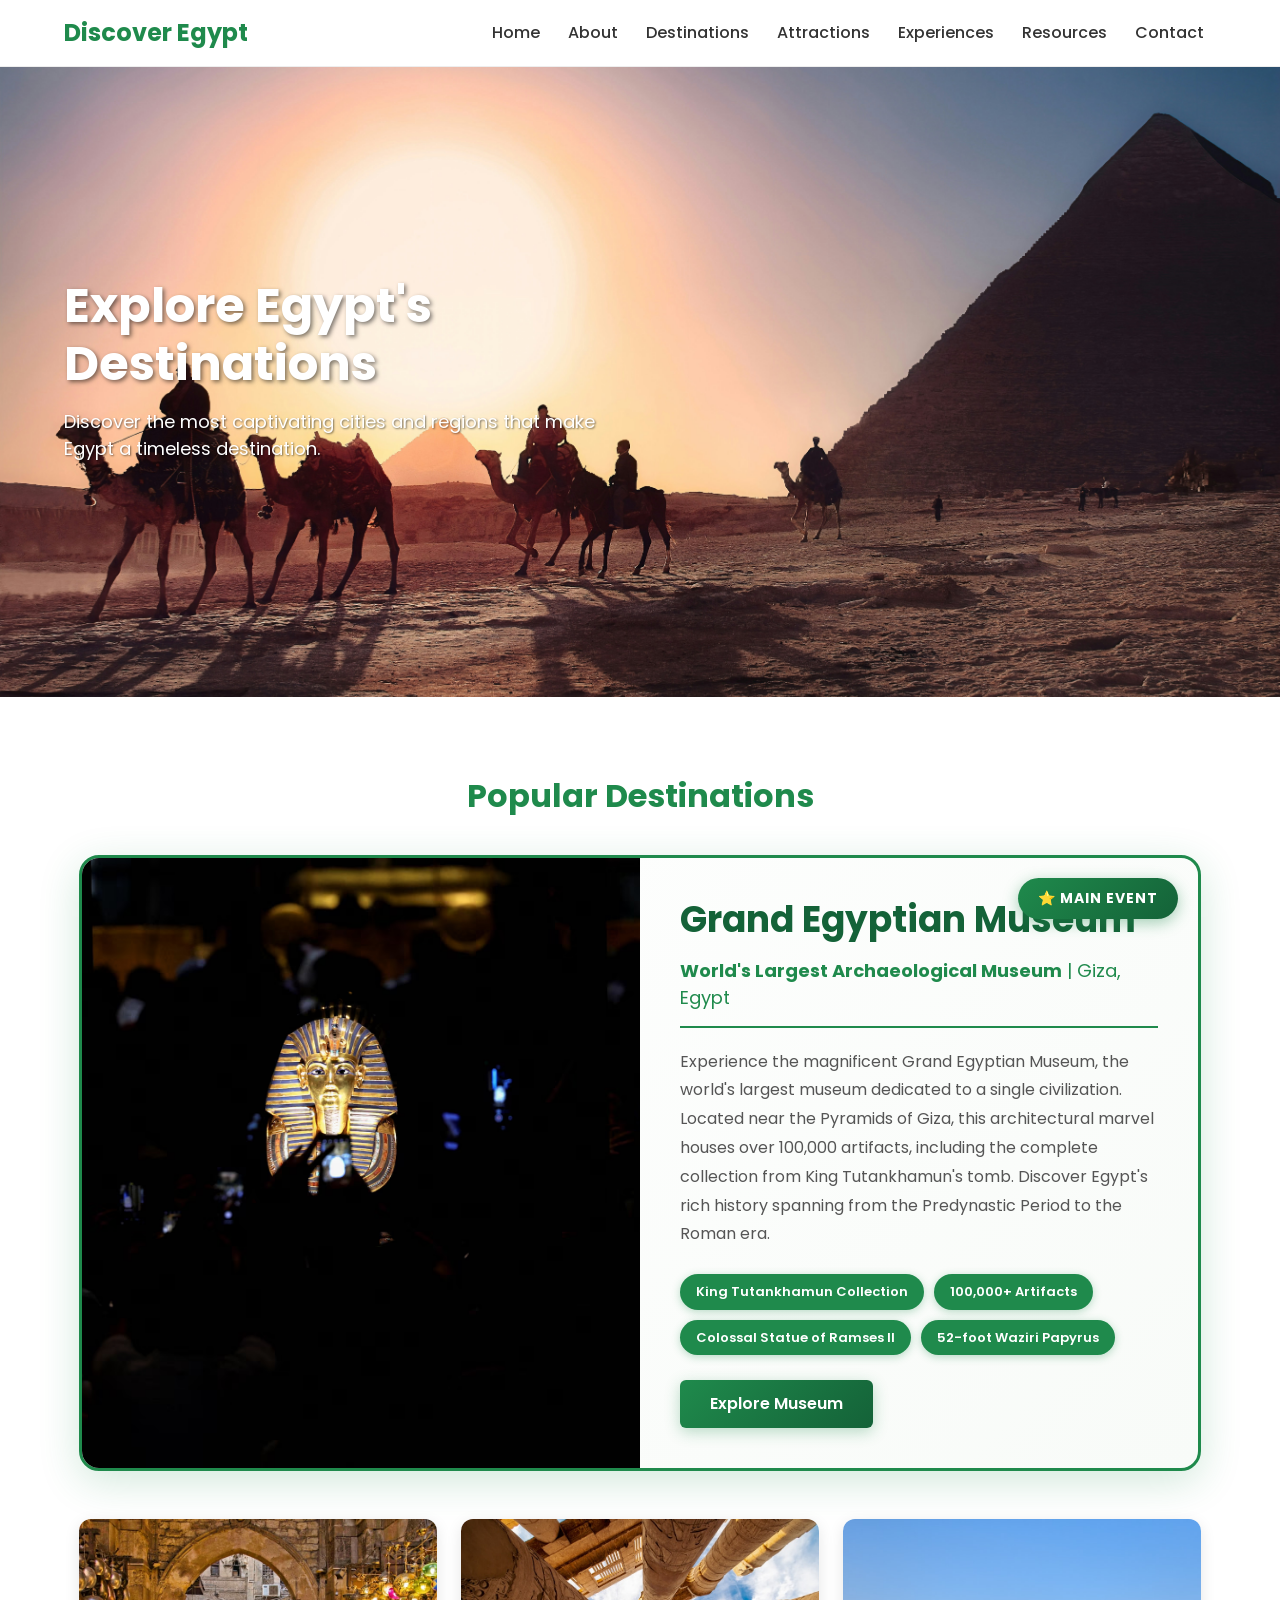
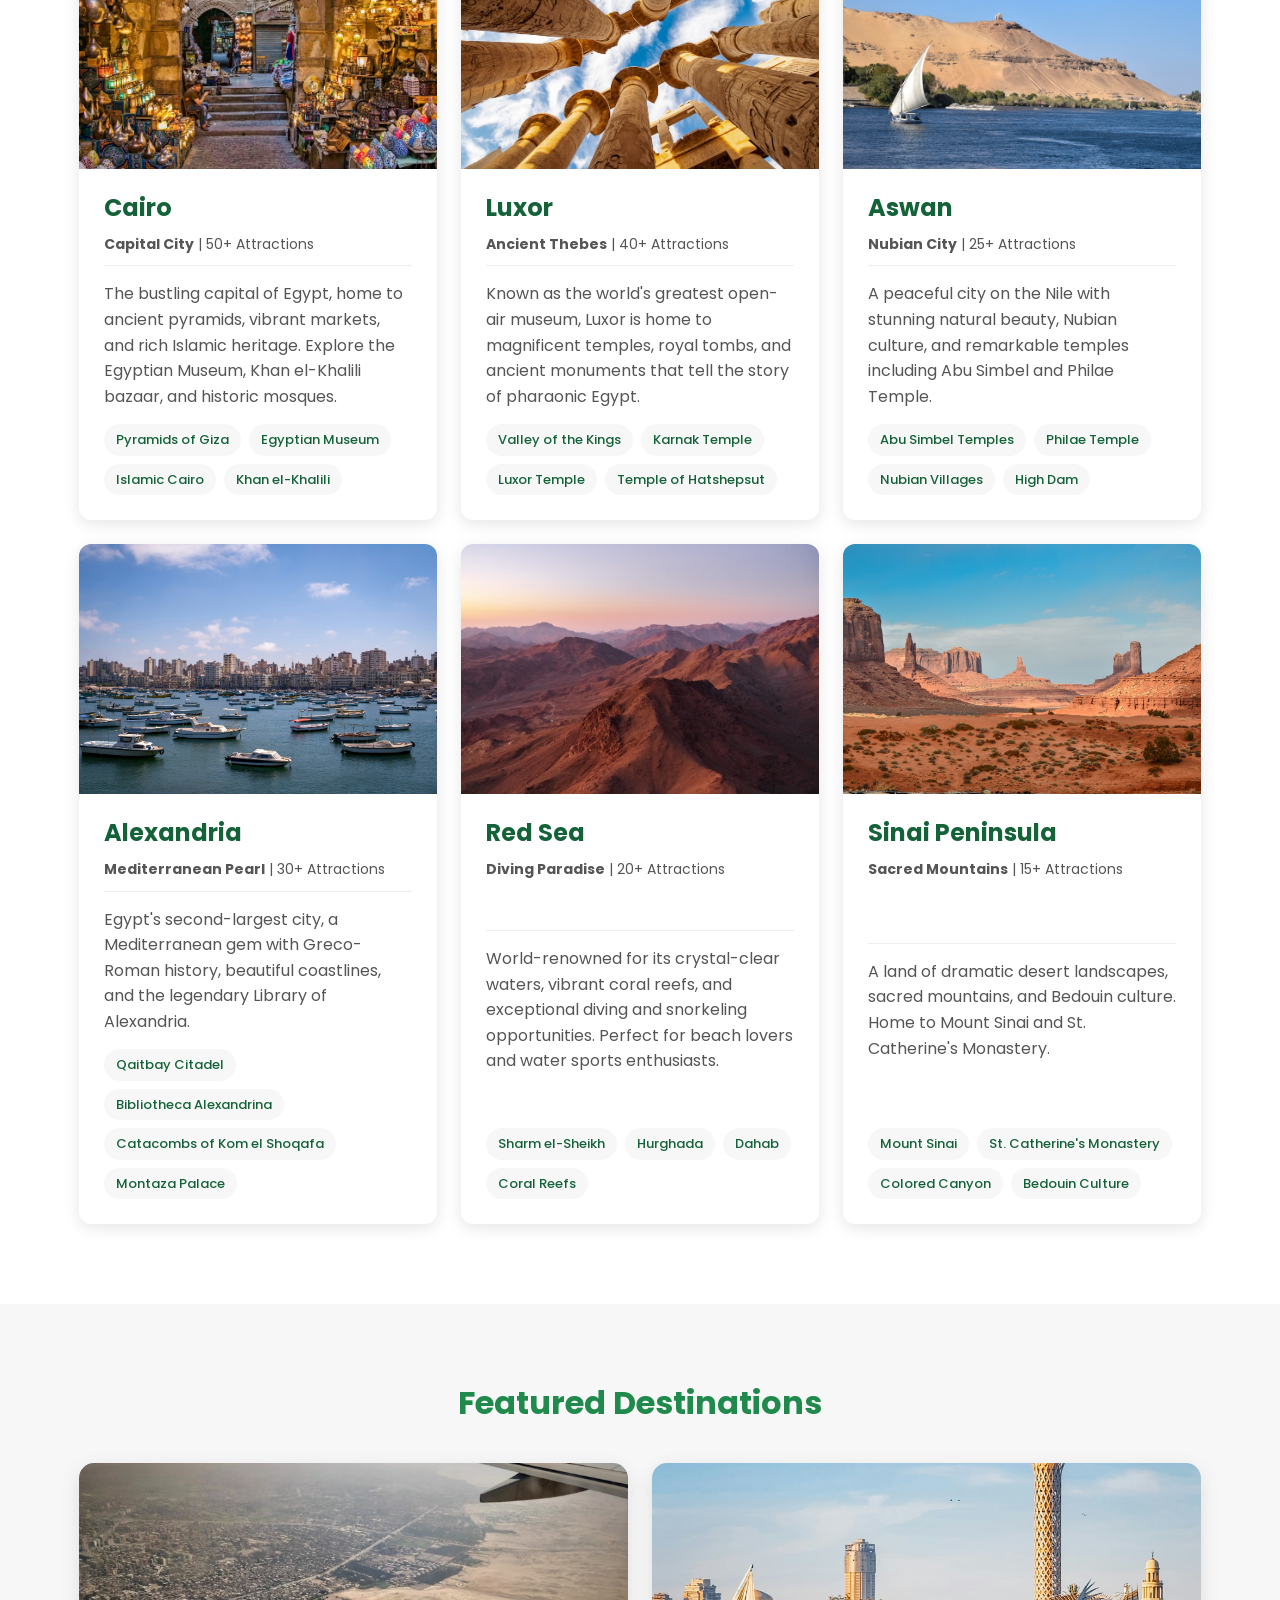
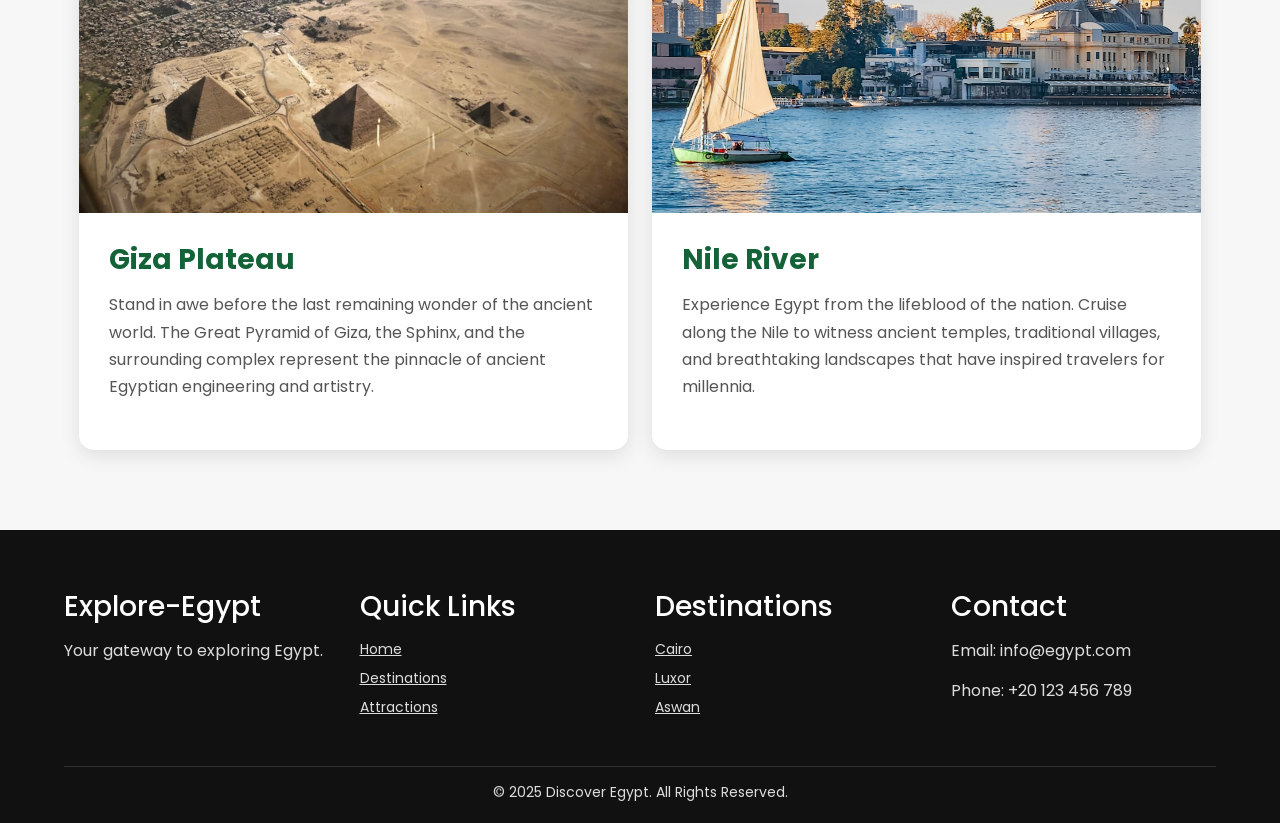
<file: pages/destinations/destinations.html>
<!DOCTYPE html>
<html lang="en">

<head>
    <meta charset="UTF-8">
    <meta name="viewport" content="width=device-width, initial-scale=1.0">
    <title>Destinations - Discover Egypt</title>
    <!-- Shared root stylesheet so header/footer match index.html -->
    <link rel="stylesheet" href="../../styles.css">
    <!-- Bootstrap CSS -->
    <link rel="stylesheet" href="styles/bootstrap.min.css">
    <!-- Page-specific styles -->
    <link rel="stylesheet" href="styles.css">
    <!-- Detail page styles -->
    <link rel="stylesheet" href="detail.css">
    <link rel="preconnect" href="https://fonts.googleapis.com">
    <link rel="preconnect" href="https://fonts.gstatic.com" crossorigin>
    <link href="https://fonts.googleapis.com/css2?family=Poppins:wght@300;400;600;700&display=swap" rel="stylesheet">
</head>

<body>
    <!-- Use the same header as index.html -->
    <header>
        <a href="../../index.html" class="logo">Discover Egypt</a>
        <nav>
            <a href="../../index.html">Home</a>
            <a href="../about-egypt/About.html">About</a>
            <a href="destinations.html">Destinations</a>
            <a href="../attractions/attractions.html">Attractions</a>
            <a href="../Experience/experience.html">Experiences</a>
            <a href="../resources/resources.html">Resources</a>
            <a href="../information/information.html">Contact</a>
        </nav>
    </header>

    <!-- Hero Section -->
    <div class="hero">
        <div class="hero-content">
            <h1>Explore Egypt's Destinations</h1>
            <p>Discover the most captivating cities and regions that make Egypt a timeless destination.</p>
        </div>
    </div>

    <!-- Destinations Section -->
    <section class="destinations-section">
        <div class="container">
            <h2 class="section-title">Popular Destinations</h2>

            <!-- Grand Egyptian Museum - Main Event -->
            <div class="row g-4 mb-5">
                <div class="col-12">
                    <a href="detail.html?destination=grand-egyptian-museum" class="main-destination-link">
                        <div class="main-destination-card" data-card-key="grand-egyptian-museum">
                            <div class="main-badge">⭐ MAIN EVENT</div>
                            <div class="row g-0">
                                <div class="col-lg-6">
                                    <img src="../../assets/destinations/grand-egyptian-museum.jpg"
                                        alt="Grand Egyptian Museum" class="main-card-img">
                                </div>
                                <div class="col-lg-6">
                                    <div class="main-card-body">
                                        <h3 class="main-title">Grand Egyptian Museum</h3>
                                        <p class="main-subtitle"><strong>World's Largest Archaeological Museum</strong> |
                                            Giza, Egypt</p>
                                        <p class="main-description">Experience the magnificent Grand Egyptian Museum, the
                                            world's largest museum dedicated to a single civilization. Located near the
                                            Pyramids of Giza, this architectural marvel houses over 100,000 artifacts,
                                            including the complete collection from King Tutankhamun's tomb. Discover Egypt's
                                            rich history spanning from the Predynastic Period to the Roman era.</p>
                                        <div class="main-highlights">
                                            <span class="highlight-badge">King Tutankhamun Collection</span>
                                            <span class="highlight-badge">100,000+ Artifacts</span>
                                            <span class="highlight-badge">Colossal Statue of Ramses II</span>
                                            <span class="highlight-badge">52-foot Waziri Papyrus</span>
                                        </div>
                                        <span class="btn btn-main">Explore Museum</span>
                                    </div>
                                </div>
                            </div>
                        </div>
                    </a>
                </div>
            </div>

            <div class="row g-4">
                <!-- Cairo -->
                <div class="col-lg-4 col-md-6">
                    <a href="detail.html?destination=cairo" class="destination-card-link">
                        <div class="destination-card" data-card-key="cairo">
                            <img src="../../assets/destinations/cairo-destination.jpg" alt="Cairo" class="card-img">
                            <div class="card-body">
                                <h3>Cairo</h3>
                                <p class="destination-info"><strong>Capital City</strong> | 50+ Attractions</p>
                                <p>The bustling capital of Egypt, home to ancient pyramids, vibrant markets, and rich
                                    Islamic heritage. Explore the Egyptian Museum, Khan el-Khalili bazaar, and historic
                                    mosques.</p>
                                <ul class="highlights">
                                    <li>Pyramids of Giza</li>
                                    <li>Egyptian Museum</li>
                                    <li>Islamic Cairo</li>
                                    <li>Khan el-Khalili</li>
                                </ul>
                            </div>
                        </div>
                    </a>
                </div>

                <!-- Luxor -->
                <div class="col-lg-4 col-md-6">
                    <a href="detail.html?destination=luxor" class="destination-card-link">
                        <div class="destination-card" data-card-key="luxor">
                            <img src="../../assets/destinations/luxor-destination.jpg" alt="Luxor" class="card-img">
                            <div class="card-body">
                                <h3>Luxor</h3>
                                <p class="destination-info"><strong>Ancient Thebes</strong> | 40+ Attractions</p>
                                <p>Known as the world's greatest open-air museum, Luxor is home to magnificent temples,
                                    royal tombs, and ancient monuments that tell the story of pharaonic Egypt.</p>
                                <ul class="highlights">
                                    <li>Valley of the Kings</li>
                                    <li>Karnak Temple</li>
                                    <li>Luxor Temple</li>
                                    <li>Temple of Hatshepsut</li>
                                </ul>
                            </div>
                        </div>
                    </a>
                </div>

                <!-- Aswan -->
                <div class="col-lg-4 col-md-6">
                    <a href="detail.html?destination=aswan" class="destination-card-link">
                        <div class="destination-card" data-card-key="aswan">
                            <img src="../../assets/destinations/aswan-destination.jpg" alt="Aswan" class="card-img">
                            <div class="card-body">
                                <h3>Aswan</h3>
                                <p class="destination-info"><strong>Nubian City</strong> | 25+ Attractions</p>
                                <p>A peaceful city on the Nile with stunning natural beauty, Nubian culture, and remarkable
                                    temples including Abu Simbel and Philae Temple.</p>
                                <ul class="highlights">
                                    <li>Abu Simbel Temples</li>
                                    <li>Philae Temple</li>
                                    <li>Nubian Villages</li>
                                    <li>High Dam</li>
                                </ul>
                            </div>
                        </div>
                    </a>
                </div>

                <!-- Alexandria -->
                <div class="col-lg-4 col-md-6">
                    <a href="detail.html?destination=alexandria" class="destination-card-link">
                        <div class="destination-card" data-card-key="alexandria">
                            <img src="../../assets/destinations/alexandria-destination.jpg" alt="Alexandria"
                                class="card-img">
                            <div class="card-body">
                                <h3>Alexandria</h3>
                                <p class="destination-info"><strong>Mediterranean Pearl</strong> | 30+ Attractions</p>
                                <p>Egypt's second-largest city, a Mediterranean gem with Greco-Roman history, beautiful
                                    coastlines, and the legendary Library of Alexandria.</p>
                                <ul class="highlights">
                                    <li>Qaitbay Citadel</li>
                                    <li>Bibliotheca Alexandrina</li>
                                    <li>Catacombs of Kom el Shoqafa</li>
                                    <li>Montaza Palace</li>
                                </ul>
                            </div>
                        </div>
                    </a>
                </div>

                <!-- Red Sea -->
                <div class="col-lg-4 col-md-6">
                    <a href="detail.html?destination=redsea" class="destination-card-link">
                        <div class="destination-card" data-card-key="redsea">
                            <img src="../../assets/destinations/redsea-destination.jpg" alt="Red Sea" class="card-img">
                            <div class="card-body">
                                <h3>Red Sea</h3>
                                <p class="destination-info"><strong>Diving Paradise</strong> | 20+ Attractions</p>
                                <p>World-renowned for its crystal-clear waters, vibrant coral reefs, and exceptional diving
                                    and snorkeling opportunities. Perfect for beach lovers and water sports enthusiasts.</p>
                                <ul class="highlights">
                                    <li>Sharm el-Sheikh</li>
                                    <li>Hurghada</li>
                                    <li>Dahab</li>
                                    <li>Coral Reefs</li>
                                </ul>
                            </div>
                        </div>
                    </a>
                </div>

                <!-- Sinai -->
                <div class="col-lg-4 col-md-6">
                    <a href="detail.html?destination=sinai" class="destination-card-link">
                        <div class="destination-card" data-card-key="sinai">
                            <img src="../../assets/destinations/sinai-destination.jpg" alt="Sinai Peninsula"
                                class="card-img">
                            <div class="card-body">
                                <h3>Sinai Peninsula</h3>
                                <p class="destination-info"><strong>Sacred Mountains</strong> | 15+ Attractions</p>
                                <p>A land of dramatic desert landscapes, sacred mountains, and Bedouin culture. Home to
                                    Mount Sinai and St. Catherine's Monastery.</p>
                                <ul class="highlights">
                                    <li>Mount Sinai</li>
                                    <li>St. Catherine's Monastery</li>
                                    <li>Colored Canyon</li>
                                    <li>Bedouin Culture</li>
                                </ul>
                            </div>
                        </div>
                    </a>
                </div>
            </div>
        </div>
    </section>

    <!-- Featured Destinations Section -->
    <section class="featured-section">
        <div class="container">
            <h2 class="section-title">Featured Destinations</h2>
            <div class="row g-4">
                <div class="col-lg-6">
                    <a href="detail.html?destination=giza-plateau" class="featured-card-link">
                        <div class="featured-card" data-card-key="giza-plateau">
                            <img src="../../assets/destinations/giza-destination.jpg" alt="Giza Plateau"
                                class="featured-img">
                            <div class="featured-content">
                                <h3>Giza Plateau</h3>
                                <p>Stand in awe before the last remaining wonder of the ancient world. The Great Pyramid of
                                    Giza, the Sphinx, and the surrounding complex represent the pinnacle of ancient Egyptian
                                    engineering and artistry.</p>
                            </div>
                        </div>
                    </a>
                </div>
                <div class="col-lg-6">
                    <a href="detail.html?destination=nile-river" class="featured-card-link">
                        <div class="featured-card" data-card-key="nile-river">
                            <img src="../../assets/destinations/nile-destination.jpg" alt="Nile River" class="featured-img">
                            <div class="featured-content">
                                <h3>Nile River</h3>
                                <p>Experience Egypt from the lifeblood of the nation. Cruise along the Nile to witness
                                    ancient temples, traditional villages, and breathtaking landscapes that have inspired
                                    travelers for millennia.</p>
                            </div>
                        </div>
                    </a>
                </div>
            </div>
        </div>
    </section>

    <!-- Use the same footer as index.html -->
    <footer>
        <div class="footer-grid">
            <div>
                <h3>Explore-Egypt</h3>
                <p>Your gateway to exploring Egypt.</p>
            </div>
            <div>
                <h3>Quick Links</h3><a href="../../index.html">Home</a><a href="destinations.html">Destinations</a><a
                    href="../attractions/attractions.html">Attractions</a>
            </div>
            <div>
                <h3>Destinations</h3><a href="#cairo">Cairo</a><a href="#luxor">Luxor</a><a href="#aswan">Aswan</a>
            </div>
            <div>
                <h3>Contact</h3>
                <p>Email: info@egypt.com</p>
                <p>Phone: +20 123 456 789</p>
            </div>
        </div>
        <div class="copyright">© 2025 Discover Egypt. All Rights Reserved.</div>
    </footer>

</body>

</html>
</file>
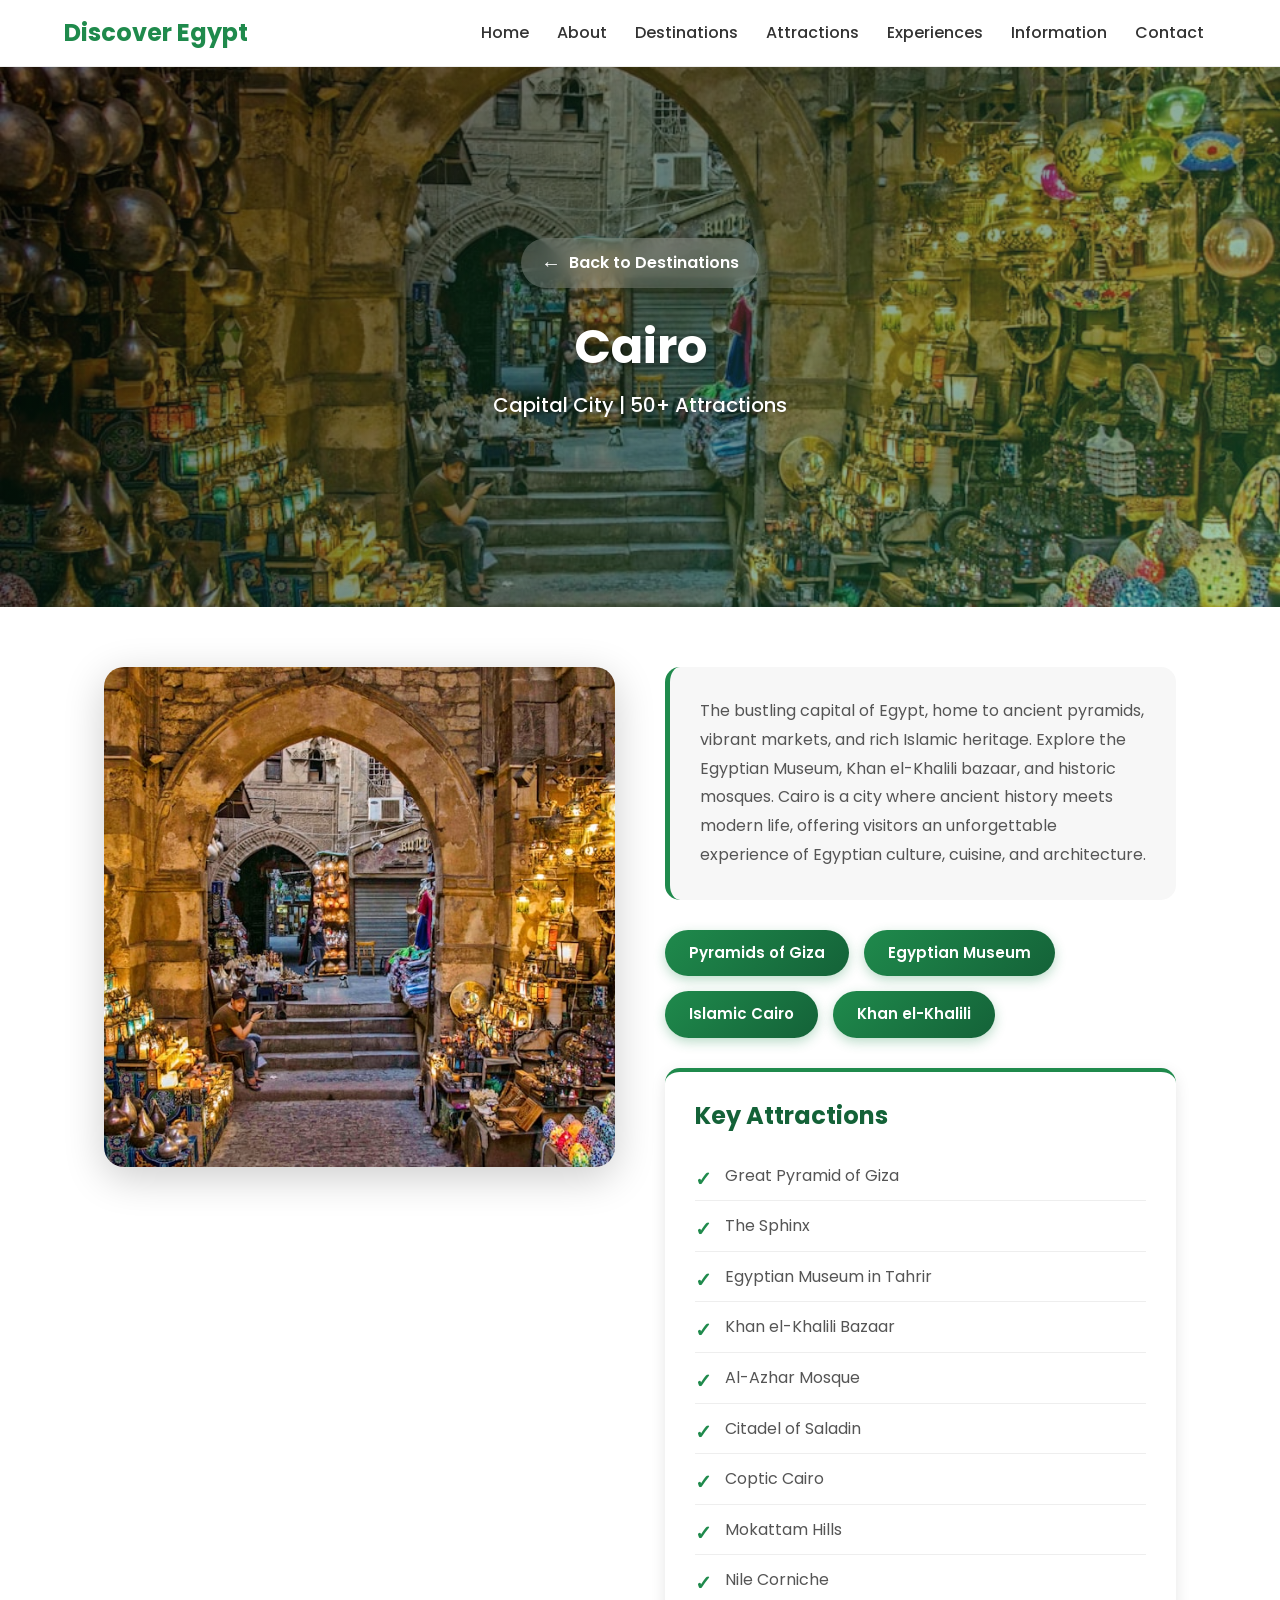
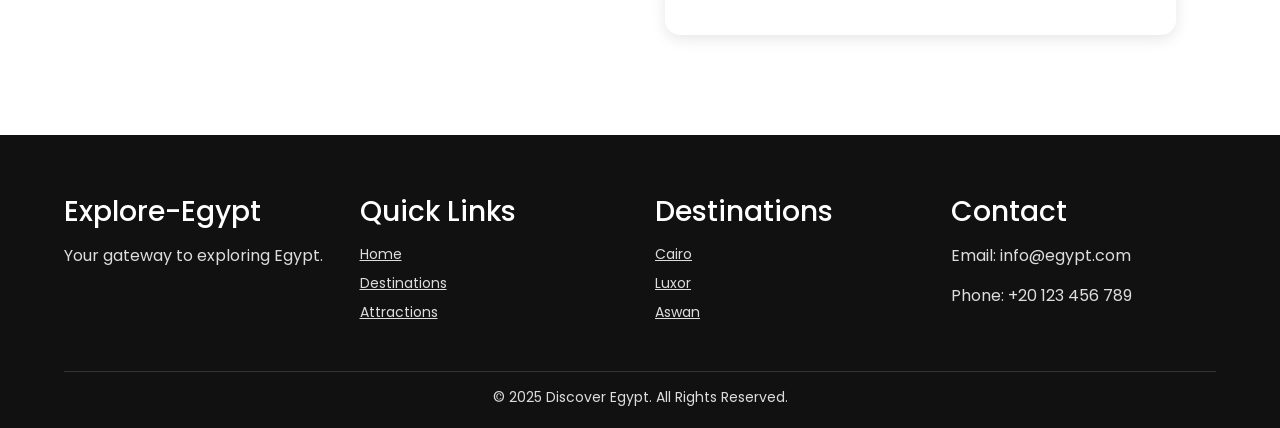
<file: pages/destinations/detail.html>
<!DOCTYPE html>
<html lang="en">

<head>
    <meta charset="UTF-8">
    <meta name="viewport" content="width=device-width, initial-scale=1.0">
    <title>Destination Details - Discover Egypt</title>
    <!-- Shared root stylesheet so header/footer match index.html -->
    <link rel="stylesheet" href="../../styles.css">
    <!-- Bootstrap CSS -->
    <link rel="stylesheet" href="styles/bootstrap.min.css">
    <!-- Page-specific styles -->
    <link rel="stylesheet" href="styles.css">
    <!-- Detail page styles -->
    <link rel="stylesheet" href="detail.css">
    <link rel="preconnect" href="https://fonts.googleapis.com">
    <link rel="preconnect" href="https://fonts.gstatic.com" crossorigin>
    <link href="https://fonts.googleapis.com/css2?family=Poppins:wght@300;400;600;700&display=swap" rel="stylesheet">
</head>

<body>
    <!-- Use the same header as index.html -->
    <header>
        <a href="../../index.html" class="logo">Discover Egypt</a>
        <nav>
            <a href="../../index.html">Home</a>
            <a href="../about-egypt/About.html">About</a>
            <a href="destinations.html">Destinations</a>
            <a href="../attractions/attractions.html">Attractions</a>
            <a href="#">Experiences</a>
            <a href="../information/information.html">Information</a>
            <a href="../information/information.html#contact">Contact</a>
        </nav>
    </header>

    <!-- Detail Page Content -->
    <div class="detail-hero" id="detailHero">
        <div class="detail-hero-overlay"></div>
        <div class="detail-hero-content">
            <a href="destinations.html" class="back-button">
                <span>←</span> Back to Destinations
            </a>
            <h1 id="detailTitle">Loading...</h1>
            <p id="detailSubtitle"></p>
        </div>
    </div>

    <div class="detail-container">
        <div class="detail-content">
            <div class="detail-image-section">
                <img id="detailImage" src="" alt="" class="detail-main-image">
            </div>

            <div class="detail-text-section">
                <div class="detail-description">
                    <p id="detailDescription"></p>
                </div>

                <div class="detail-highlights" id="detailHighlights">
                    <!-- Highlights will be populated by JavaScript -->
                </div>

                <div class="detail-info-box">
                    <h3 id="detailInfoTitle">Key Attractions</h3>
                    <ul id="detailInfoList">
                        <!-- List items will be populated by JavaScript -->
                    </ul>
                </div>
            </div>
        </div>
    </div>

    <!-- Use the same footer as index.html -->
    <footer>
        <div class="footer-grid">
            <div>
                <h3>Explore-Egypt</h3>
                <p>Your gateway to exploring Egypt.</p>
            </div>
            <div>
                <h3>Quick Links</h3><a href="../../index.html">Home</a><a href="destinations.html">Destinations</a><a
                    href="../attractions/attractions.html">Attractions</a>
            </div>
            <div>
                <h3>Destinations</h3><a href="#cairo">Cairo</a><a href="#luxor">Luxor</a><a href="#aswan">Aswan</a>
            </div>
            <div>
                <h3>Contact</h3>
                <p>Email: info@egypt.com</p>
                <p>Phone: +20 123 456 789</p>
            </div>
        </div>
        <div class="copyright">© 2025 Discover Egypt. All Rights Reserved.</div>
    </footer>

    <script src="detail.js"></script>
</body>

</html>
</file>
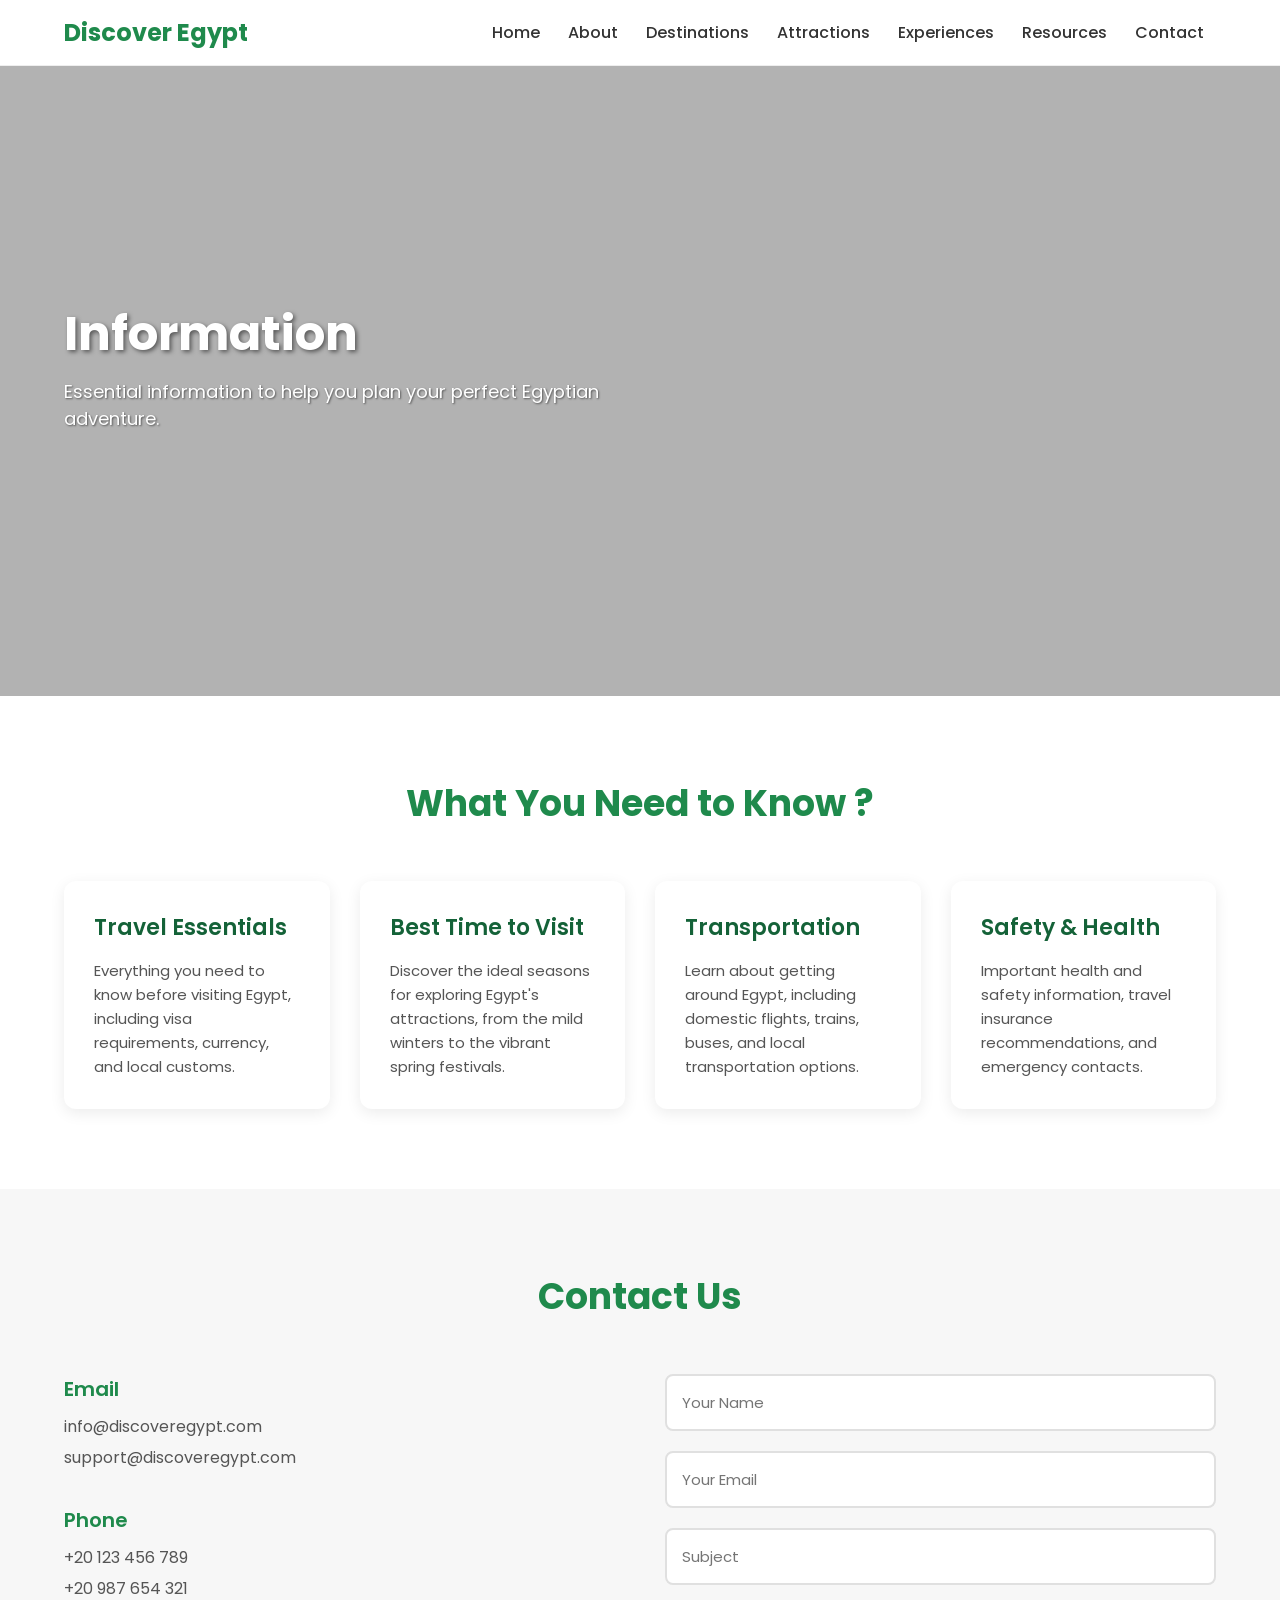
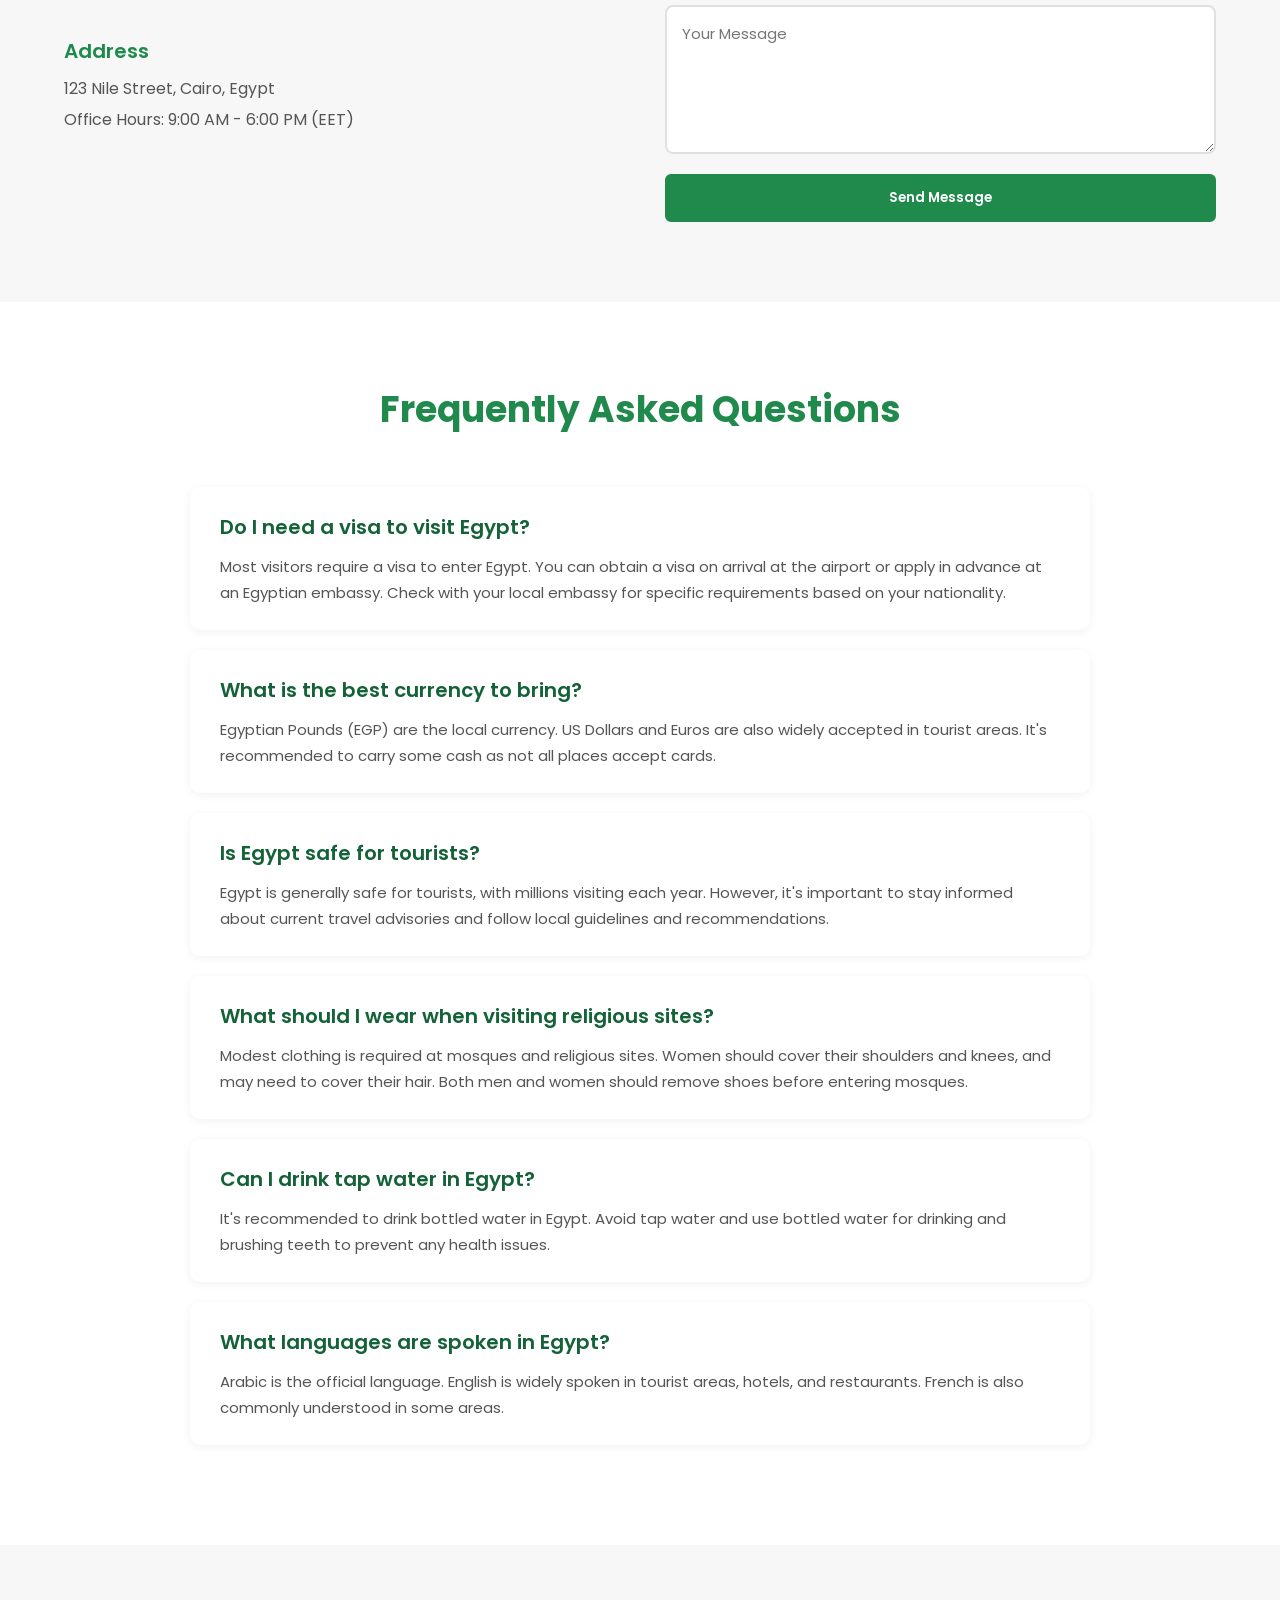
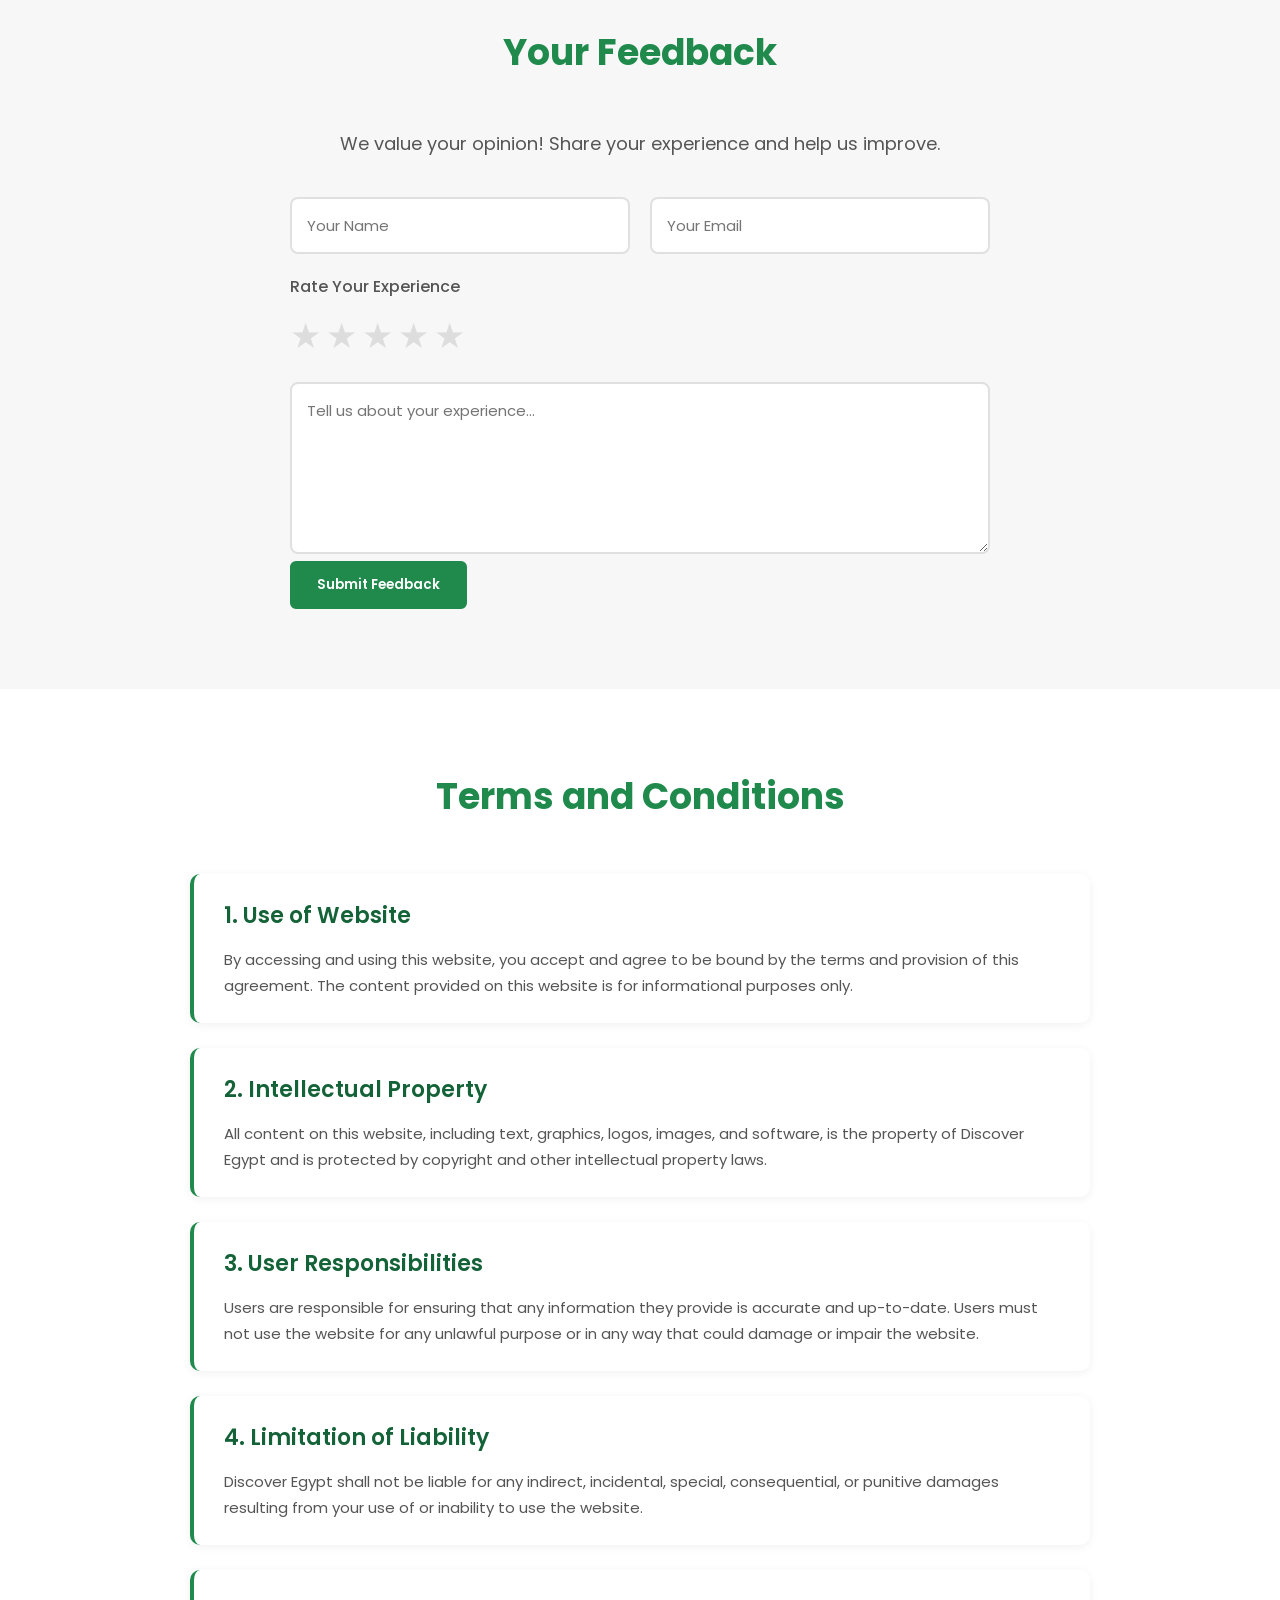
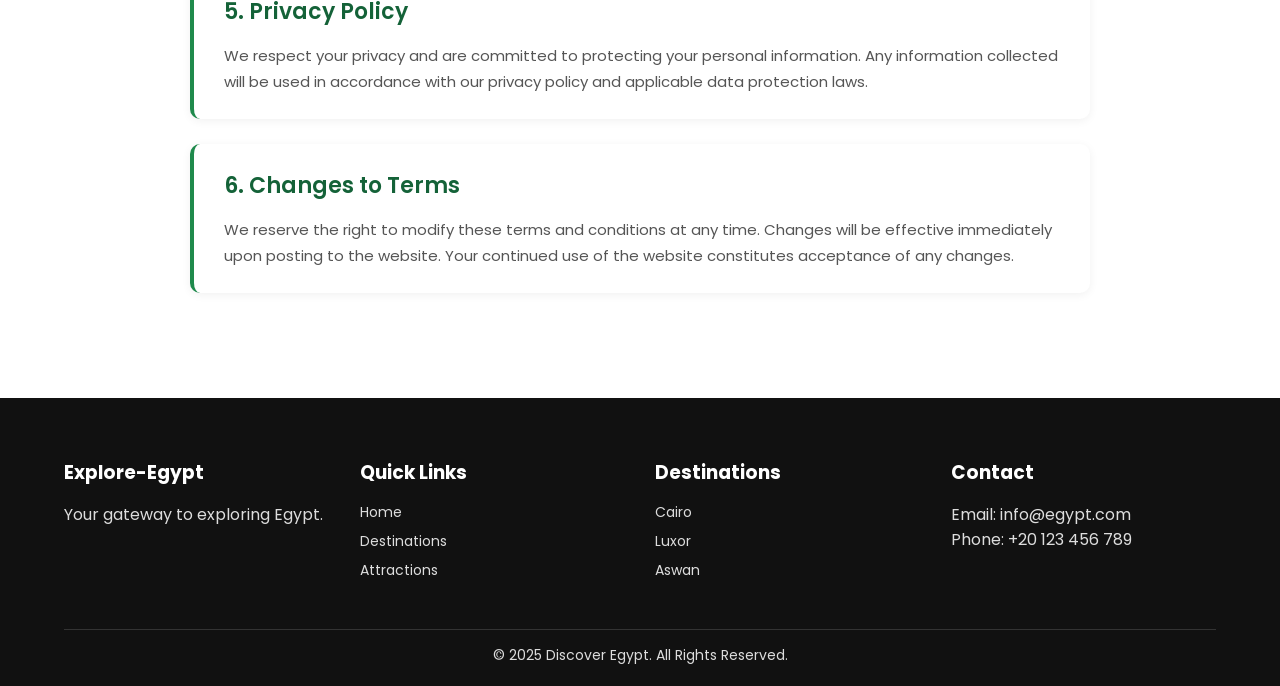
<file: pages/information/information.html>
<!DOCTYPE html>
<html lang="en">
<head>
  <meta charset="UTF-8" />
  <meta name="viewport" content="width=device-width, initial-scale=1.0" />
  <title>Information - Discover Egypt</title>
  <link rel="stylesheet" href="../../styles.css" />
  <link rel="stylesheet" href="styles.css" />
  <link rel="preconnect" href="https://fonts.googleapis.com">
  <link rel="preconnect" href="https://fonts.gstatic.com" crossorigin>
  <link href="https://fonts.googleapis.com/css2?family=Poppins:wght@300;400;600;700&display=swap" rel="stylesheet">
</head>
<body>

  <!-- Header -->
  <header>
    <a href="../../index.html" class="logo">Discover Egypt</a>
    <nav>
      <a href="../../index.html">Home</a>
      <a href="../about-egypt/About.html">About</a>
      <a href="../destinations/destinations.html">Destinations</a>
      <a href="../attractions/attractions.html">Attractions</a>
      <a href="../Experience/experience.html">Experiences</a>
      <a href="../resources/resources.html">Resources</a>
      <a href="information.html">Contact</a>
    </nav>
  </header>

  <!-- Hero Section -->
  <div class="hero">
    <div class="hero-content">
      <h1>Information</h1>
      <p>Essential information to help you plan your perfect Egyptian adventure.</p>
    </div>
  </div>



  <!-- Information Section -->
  <section id="information" class="content-section">
    <div class="section-container">
      <h2>What You Need to Know ?</h2>
      <div class="info-grid">
        <div class="info-card">
          <h3>Travel Essentials</h3>
          <p>Everything you need to know before visiting Egypt, including visa requirements, currency, and local customs.</p>
        </div>
        <div class="info-card">
          <h3>Best Time to Visit</h3>
          <p>Discover the ideal seasons for exploring Egypt's attractions, from the mild winters to the vibrant spring festivals.</p>
        </div>
        <div class="info-card">
          <h3>Transportation</h3>
          <p>Learn about getting around Egypt, including domestic flights, trains, buses, and local transportation options.</p>
        </div>
        <div class="info-card">
          <h3>Safety & Health</h3>
          <p>Important health and safety information, travel insurance recommendations, and emergency contacts.</p>
        </div>
      </div>
    </div>
  </section>

  <!-- Contact Us Section -->
  <section id="contact" class="content-section alt-bg">
    <div class="section-container">
      <h2>Contact Us</h2>
      <div class="contact-wrapper">
        <div class="contact-info">
          <div class="contact-item">
            <h3>Email</h3>
            <p>info@discoveregypt.com</p>
            <p>support@discoveregypt.com</p>
          </div>
          <div class="contact-item">
            <h3>Phone</h3>
            <p>+20 123 456 789</p>
            <p>+20 987 654 321</p>
          </div>
          <div class="contact-item">
            <h3>Address</h3>
            <p>123 Nile Street, Cairo, Egypt</p>
            <p>Office Hours: 9:00 AM - 6:00 PM (EET)</p>
          </div>
        </div>
        <form class="contact-form">
          <input type="text" placeholder="Your Name" required>
          <input type="email" placeholder="Your Email" required>
          <input type="text" placeholder="Subject" required>
          <textarea placeholder="Your Message" rows="5" required></textarea>
          <button type="submit" class="btn btn-primary">Send Message</button>
        </form>
      </div>
    </div>
  </section>

  <!-- FAQs Section -->
  <section id="faqs" class="content-section">
    <div class="section-container">
      <h2>Frequently Asked Questions</h2>
      <div class="faq-container">
        <div class="faq-item">
          <h3>Do I need a visa to visit Egypt?</h3>
          <p>Most visitors require a visa to enter Egypt. You can obtain a visa on arrival at the airport or apply in advance at an Egyptian embassy. Check with your local embassy for specific requirements based on your nationality.</p>
        </div>
        <div class="faq-item">
          <h3>What is the best currency to bring?</h3>
          <p>Egyptian Pounds (EGP) are the local currency. US Dollars and Euros are also widely accepted in tourist areas. It's recommended to carry some cash as not all places accept cards.</p>
        </div>
        <div class="faq-item">
          <h3>Is Egypt safe for tourists?</h3>
          <p>Egypt is generally safe for tourists, with millions visiting each year. However, it's important to stay informed about current travel advisories and follow local guidelines and recommendations.</p>
        </div>
        <div class="faq-item">
          <h3>What should I wear when visiting religious sites?</h3>
          <p>Modest clothing is required at mosques and religious sites. Women should cover their shoulders and knees, and may need to cover their hair. Both men and women should remove shoes before entering mosques.</p>
        </div>
        <div class="faq-item">
          <h3>Can I drink tap water in Egypt?</h3>
          <p>It's recommended to drink bottled water in Egypt. Avoid tap water and use bottled water for drinking and brushing teeth to prevent any health issues.</p>
        </div>
        <div class="faq-item">
          <h3>What languages are spoken in Egypt?</h3>
          <p>Arabic is the official language. English is widely spoken in tourist areas, hotels, and restaurants. French is also commonly understood in some areas.</p>
        </div>
      </div>
    </div>
  </section>

  <!-- Feedback Section -->
  <section id="feedback" class="content-section alt-bg">
    <div class="section-container">
      <h2>Your Feedback</h2>
      <p class="section-intro">We value your opinion! Share your experience and help us improve.</p>
      <form class="feedback-form">
        <div class="form-row">
          <input type="text" placeholder="Your Name" required>
          <input type="email" placeholder="Your Email" required>
        </div>
        <div class="rating-section">
          <label>Rate Your Experience</label>
          <div class="rating">
            <input type="radio" name="rating" value="5" id="star5"><label for="star5">★</label>
            <input type="radio" name="rating" value="4" id="star4"><label for="star4">★</label>
            <input type="radio" name="rating" value="3" id="star3"><label for="star3">★</label>
            <input type="radio" name="rating" value="2" id="star2"><label for="star2">★</label>
            <input type="radio" name="rating" value="1" id="star1"><label for="star1">★</label>
          </div>
        </div>
        <textarea placeholder="Tell us about your experience..." rows="6" required></textarea>
        <button type="submit" class="btn btn-primary">Submit Feedback</button>
      </form>
    </div>
  </section>

  <!-- Terms and Conditions Section -->
  <section id="terms" class="content-section">
    <div class="section-container">
      <h2>Terms and Conditions</h2>
      <div class="terms-content">
        <div class="terms-section">
          <h3>1. Use of Website</h3>
          <p>By accessing and using this website, you accept and agree to be bound by the terms and provision of this agreement. The content provided on this website is for informational purposes only.</p>
        </div>
        <div class="terms-section">
          <h3>2. Intellectual Property</h3>
          <p>All content on this website, including text, graphics, logos, images, and software, is the property of Discover Egypt and is protected by copyright and other intellectual property laws.</p>
        </div>
        <div class="terms-section">
          <h3>3. User Responsibilities</h3>
          <p>Users are responsible for ensuring that any information they provide is accurate and up-to-date. Users must not use the website for any unlawful purpose or in any way that could damage or impair the website.</p>
        </div>
        <div class="terms-section">
          <h3>4. Limitation of Liability</h3>
          <p>Discover Egypt shall not be liable for any indirect, incidental, special, consequential, or punitive damages resulting from your use of or inability to use the website.</p>
        </div>
        <div class="terms-section">
          <h3>5. Privacy Policy</h3>
          <p>We respect your privacy and are committed to protecting your personal information. Any information collected will be used in accordance with our privacy policy and applicable data protection laws.</p>
        </div>
        <div class="terms-section">
          <h3>6. Changes to Terms</h3>
          <p>We reserve the right to modify these terms and conditions at any time. Changes will be effective immediately upon posting to the website. Your continued use of the website constitutes acceptance of any changes.</p>
        </div>
      </div>
    </div>
  </section>

  <!-- Footer -->
  <footer>
    <div class="footer-grid">
      <div><h3>Explore-Egypt</h3><p>Your gateway to exploring Egypt.</p></div>
      <div><h3>Quick Links</h3><a href="../../index.html">Home</a><a href="../destinations/destinations.html">Destinations</a><a href="../attractions/attractions.html">Attractions</a></div>
      <div><h3>Destinations</h3><a href="#">Cairo</a><a href="#">Luxor</a><a href="#">Aswan</a></div>
      <div><h3>Contact</h3><p>Email: info@egypt.com</p><p>Phone: +20 123 456 789</p></div>
    </div>
    <div class="copyright">© 2025 Discover Egypt. All Rights Reserved.</div>
  </footer>

</body>
</html>
</file>
<file: styles.css>
* {
      margin: 0;
      padding: 0;
      box-sizing: border-box;
      font-family: 'Poppins', sans-serif;
    }

    body {
      background: #fff;
      color: #222;
    }

    a {
      text-decoration: none;
    }

    /* Colors */
    :root {
      --green: #1f8a4c;
      --dark-green: #146238;
      --light: #f7f7f7;
      --gray: #555;
    }

    /* Header */
    header {
      padding: 15px 5%;
      display: flex;
      justify-content: space-between;
      align-items: center;
      border-bottom: 1px solid #eee;
      background: #fff;
      position: sticky;
      top: 0;
      z-index: 1000;
    }

    header .logo {
      font-size: 24px;
      font-weight: 700;
      color: var(--green);
      text-decoration: none;
    }

    header nav a {
      margin: 0 12px;
      color: #333;
      font-weight: 500;
      text-decoration: none;
      transition: color 0.3s;
    }

    header nav a:hover {
      color: var(--green);
      text-decoration: none;
    }


    /* marquee */
    .marquee-container {
      width: 100%;
      overflow: hidden;
      padding: 12px 0;
      position: relative;
    }

    .marquee-text {
      display: inline-block;
      color: var(--dark-green);
      font-size: 20px;
      font-weight: 600;
      white-space: nowrap;
      animation: marquee 15s linear infinite;
      cursor: pointer;
    }


    .marquee-text:hover {
      animation-play-state: paused;
    }


    @keyframes marquee {
      from {
        transform: translateX(100%);
      }

      to {
        transform: translateX(-100%);
      }
    }


    /* Hero */
    .hero {
      background: linear-gradient(rgba(0, 0, 0, 0.3), rgba(0, 0, 0, 0.3)), url('https://images.unsplash.com/photo-1609101111377-715d8006a8f4?q=80&w=1328&auto=format&fit=crop&ixlib=rb-4.1.0&ixid=M3wxMjA3fDB8MHxwaG90by1wYWdlfHx8fGVufDB8fHx8fA%3D%3D') center/cover no-repeat;
      height: 70vh;
      display: flex;
      align-items: center;
      padding: 0 5%;
      color: #fff;
      position: relative;
    }

    .hero-content {
      max-width: 550px;
    }

    .hero h1 {
      font-size: 48px;
      font-weight: 700;
      line-height: 1.2;
      text-shadow: 2px 2px 4px rgba(0, 0, 0, 0.5);
    }

    .hero p {
      margin: 15px 0 25px;
      font-size: 18px;
      text-shadow: 1px 1px 2px rgba(0, 0, 0, 0.5);
    }

    .btn {
      display: inline-block;
      padding: 12px 25px;
      border-radius: 6px;
      font-weight: 600;
      transition: all 0.3s ease;
    }

    .btn-primary {
      background: var(--green);
      color: #fff;
      border: 2px solid var(--green);
    }

    .btn-primary:hover {
      background: var(--dark-green);
      border-color: var(--dark-green);
      transform: translateY(-2px);
      box-shadow: 0 4px 12px rgba(31, 138, 76, 0.3);
    }

    .btn-outline {
      border: 2px solid #fff;
      color: #fff;
      margin-left: 10px;
      background: transparent;
    }

    .btn-outline:hover {
      background: rgba(255, 255, 255, 0.1);
    }

    /* Stats Bar */
    .stats {
      background: var(--light);
      display: grid;
      grid-template-columns: repeat(4, 1fr);
      text-align: center;
      padding: 30px 5%;
      gap: 20px;
    }

    .stats div {
      font-size: 20px;
      font-weight: 600;
      color: var(--green);
    }

    /* Sections */
    section {
      padding: 80px 5% 40px;
    }

    h2 {
      font-size: 32px;
      margin-bottom: 20px;
      color: var(--green);
    }

    h4 {
      color: var(--dark-green);
    }

    /* Section Header with CTA */
    .section-header {
      display: flex;
      justify-content: space-between;
      align-items: center;
      margin-bottom: 30px;
      flex-wrap: wrap;
      gap: 15px;
    }

    .section-header h2 {
      margin-bottom: 0;
    }

    .section-header .btn {
      white-space: nowrap;
    }

    /* Cards Grid */
    .grid {
      display: grid;
      gap: 25px;
    }

    .grid-3 {
      grid-template-columns: repeat(auto-fit, minmax(260px, 1fr));
    }

    .grid-4 {
      grid-template-columns: repeat(auto-fit, minmax(230px, 1fr));
    }

    .grid-6 {
      grid-template-columns: repeat(auto-fit, minmax(200px, 1fr));
    }

    .card {
      border-radius: 10px;
      overflow: hidden;
      background: #fff;
      box-shadow: 0 4px 10px rgba(0, 0, 0, 0.08);
      transition: transform 0.3s ease, box-shadow 0.3s ease;
      cursor: pointer;
    }

    .card:hover {
      transform: translateY(-5px);
      box-shadow: 0 8px 20px rgba(0, 0, 0, 0.12);
    }

    .card img {
      width: 100%;
      height: 150px;
      object-fit: cover;
    }

    .card-body {
      padding: 15px;
    }

    /* About Preview Section */
    .about-preview {
      display: grid;
      grid-template-columns: 1.5fr 1fr;
      gap: 40px;
      align-items: center;
      margin-top: 30px;
    }

    .about-content h3 {
      font-size: 28px;
      color: var(--dark-green);
      margin-bottom: 15px;
    }

    .about-content>p {
      font-size: 16px;
      color: var(--gray);
      line-height: 1.7;
      margin-bottom: 30px;
    }

    .about-highlights {
      display: grid;
      gap: 20px;
    }

    .about-item {
      background: #fff;
      padding: 20px;
      border-radius: 8px;
      border-left: 4px solid var(--green);
      box-shadow: 0 2px 8px rgba(0, 0, 0, 0.08);
      transition: transform 0.3s ease;
    }

    .about-item:hover {
      transform: translateX(5px);
    }

    .about-item h4 {
      color: var(--green);
      font-size: 18px;
      margin-bottom: 8px;
    }

    .about-item p {
      color: var(--gray);
      font-size: 14px;
      margin: 0;
    }

    .about-image {
      border-radius: 12px;
      overflow: hidden;
      box-shadow: 0 8px 24px rgba(0, 0, 0, 0.12);
      height: 400px;
    }

    .about-image img {
      width: 100%;
      height: 100%;
      object-fit: cover;
      display: block;
    }

    /* Info Preview Section */
    .info-preview {
      display: grid;
      grid-template-columns: repeat(2, 1fr);
      gap: 30px;
      margin-top: 30px;
    }

    .info-card-large {
      background: #fff;
      padding: 35px;
      border-radius: 12px;
      box-shadow: 0 4px 15px rgba(0, 0, 0, 0.1);
      transition: transform 0.3s ease;
    }

    .info-card-large:hover {
      transform: translateY(-5px);
    }

    .info-card-large h3 {
      color: var(--dark-green);
      font-size: 24px;
      margin-bottom: 15px;
    }

    .info-card-large>p {
      color: var(--gray);
      line-height: 1.7;
      margin-bottom: 20px;
    }

    .info-list {
      list-style: none;
      padding: 0;
    }

    .info-list li {
      padding: 10px 0;
      color: var(--gray);
      border-bottom: 1px solid #eee;
      position: relative;
      padding-left: 25px;
    }

    .info-list li:before {
      content: "✓";
      position: absolute;
      left: 0;
      color: var(--green);
      font-weight: bold;
      font-size: 18px;
    }

    .info-list li:last-child {
      border-bottom: none;
    }

    .contact-details {
      background: var(--light);
      padding: 20px;
      border-radius: 8px;
      margin-top: 15px;
    }

    .contact-details p {
      margin: 8px 0;
      color: var(--gray);
    }

    .contact-details strong {
      color: var(--dark-green);
    }

    /* Footer */
    footer {
      background: #111;
      color: #ddd;
      padding: 60px 5% 20px;
    }

    footer h3 {
      color: #fff;
      margin-bottom: 15px;
    }

    .footer-grid {
      display: grid;
      grid-template-columns: repeat(auto-fit, minmax(220px, 1fr));
      gap: 30px;
    }

    footer a {
      color: #ddd;
      display: block;
      margin-bottom: 8px;
      font-size: 14px;
      transition: color 0.3s;
    }

    footer a:hover {
      color: var(--green);
    }

    .copyright {
      text-align: center;
      border-top: 1px solid #333;
      margin-top: 40px;
      padding-top: 15px;
      font-size: 14px;
    }

    /* Responsive Design */
    @media (max-width: 768px) {
      .hero h1 {
        font-size: 32px;
      }

      .hero p {
        font-size: 16px;
      }

      .stats {
        grid-template-columns: repeat(2, 1fr);
      }

      .about-preview,
      .info-preview {
        grid-template-columns: 1fr;
      }

      .about-image {
        height: 300px;
      }

      .section-header {
        flex-direction: column;
        align-items: flex-start;
      }

      .section-header .btn {
        width: 100%;
        text-align: center;
      }

      header nav {
        display: none;
      }
    }

    @media (max-width: 480px) {
      .hero {
        height: 50vh;
      }

      .hero h1 {
        font-size: 24px;
      }

      .stats {
        grid-template-columns: 1fr;
      }

      .stats div {
        font-size: 18px;
      }
    }
</file>
<file: pages/destinations/styles.css>
/* Colors - matching main styles.css */
:root {
    --green: #1f8a4c;
    --dark-green: #146238;
    --light: #f7f7f7;
    --gray: #555;
}

/* Hero Section */
.hero {
    background: url('../../assets/destinations/egypt-hero.jpg') center/cover no-repeat;
    height: 70vh;
    display: flex;
    align-items: center;
    padding: 0 5%;
    color: #fff;
    position: relative;
}

.hero-content {
    max-width: 550px;
}

.hero h1 {
    font-size: 48px;
    font-weight: 700;
    line-height: 1.2;
    margin-bottom: 15px;
}

.hero p {
    margin: 15px 0 25px;
    font-size: 18px;
}

/* Destinations Section */
.destinations-section {
    padding: 80px 5%;
    background: #fff;
}

.container {
    max-width: 1200px;
    margin: 0 auto;
    padding: 0 15px;
}

.section-title {
    font-size: 32px;
    margin-bottom: 40px;
    color: var(--green);
    text-align: center;
    font-weight: 700;
}

/* Main Destination Card - Grand Egyptian Museum */
.main-destination-link {
    text-decoration: none;
    color: inherit;
    display: block;
}

.main-destination-link:hover {
    text-decoration: none;
    color: inherit;
}

.main-destination-card {
    background: linear-gradient(135deg, #fff 0%, #f8fbf8 100%);
    border-radius: 20px;
    overflow: hidden;
    box-shadow: 0 10px 40px rgba(31, 138, 76, 0.2);
    transition: transform 0.3s ease, box-shadow 0.3s ease;
    position: relative;
    border: 3px solid var(--green);
}

.main-destination-link:hover .main-destination-card {
    transform: translateY(-10px);
    box-shadow: 0 15px 50px rgba(31, 138, 76, 0.3);
}

.main-badge {
    position: absolute;
    top: 20px;
    right: 20px;
    background: linear-gradient(135deg, var(--green), var(--dark-green));
    color: #fff;
    padding: 10px 20px;
    border-radius: 30px;
    font-weight: 700;
    font-size: 14px;
    letter-spacing: 1px;
    z-index: 10;
    box-shadow: 0 4px 15px rgba(31, 138, 76, 0.4);
    animation: pulse 2s infinite;
}

@keyframes pulse {
    0%, 100% {
        transform: scale(1);
    }
    50% {
        transform: scale(1.05);
    }
}

.main-card-img {
    width: 100%;
    height: 100%;
    min-height: 400px;
    object-fit: cover;
    display: block;
}

.main-card-body {
    padding: 40px;
    display: flex;
    flex-direction: column;
    justify-content: center;
    height: 100%;
    min-height: 400px;
}

.main-title {
    font-size: 36px;
    font-weight: 700;
    color: var(--dark-green);
    margin-bottom: 15px;
    line-height: 1.2;
}

.main-subtitle {
    color: var(--green);
    font-size: 18px;
    margin-bottom: 20px;
    padding-bottom: 15px;
    border-bottom: 2px solid var(--green);
}

.main-description {
    color: var(--gray);
    line-height: 1.8;
    margin-bottom: 25px;
    font-size: 16px;
}

.main-highlights {
    display: flex;
    flex-wrap: wrap;
    gap: 10px;
    margin-bottom: 25px;
}

.highlight-badge {
    background: var(--green);
    color: #fff;
    padding: 8px 16px;
    border-radius: 25px;
    font-size: 13px;
    font-weight: 600;
    box-shadow: 0 2px 8px rgba(31, 138, 76, 0.3);
}

.btn-main {
    background: linear-gradient(135deg, var(--green), var(--dark-green));
    color: #fff;
    padding: 15px 35px;
    border-radius: 8px;
    font-weight: 700;
    font-size: 16px;
    text-decoration: none;
    display: inline-block;
    transition: all 0.3s ease;
    box-shadow: 0 4px 15px rgba(31, 138, 76, 0.3);
    align-self: flex-start;
}

.btn-main:hover {
    transform: translateY(-3px);
    box-shadow: 0 6px 20px rgba(31, 138, 76, 0.4);
    color: #fff;
}

/* Destination Cards */
.destination-card-link {
    text-decoration: none;
    color: inherit;
    display: block;
    height: 100%;
}

.destination-card-link:hover {
    text-decoration: none;
    color: inherit;
}

.destination-card {
    background: #fff;
    border-radius: 12px;
    overflow: hidden;
    box-shadow: 0 4px 15px rgba(0, 0, 0, 0.1);
    transition: transform 0.3s ease, box-shadow 0.3s ease;
    height: 100%;
    display: flex;
    flex-direction: column;
}

.destination-card-link:hover .destination-card {
    transform: translateY(-8px);
    box-shadow: 0 8px 25px rgba(0, 0, 0, 0.15);
}

.card-img {
    width: 100%;
    height: 250px;
    object-fit: cover;
    display: block;
}

.card-body {
    padding: 25px;
    flex-grow: 1;
    display: flex;
    flex-direction: column;
}

.card-body h3 {
    font-size: 24px;
    font-weight: 700;
    color: var(--dark-green);
    margin-bottom: 10px;
}

.destination-info {
    color: var(--green);
    font-size: 14px;
    margin-bottom: 15px;
    padding-bottom: 10px;
    border-bottom: 1px solid #eee;
}

.card-body p {
    color: var(--gray);
    line-height: 1.6;
    margin-bottom: 15px;
    flex-grow: 1;
}

.highlights {
    list-style: none;
    padding: 0;
    margin: 0;
    display: flex;
    flex-wrap: wrap;
    gap: 8px;
}

.highlights li {
    background: var(--light);
    color: var(--dark-green);
    padding: 6px 12px;
    border-radius: 20px;
    font-size: 13px;
    font-weight: 500;
}

/* Featured Section */
.featured-section {
    padding: 80px 5%;
    background: var(--light);
}

.featured-card-link {
    text-decoration: none;
    color: inherit;
    display: block;
    height: 100%;
}

.featured-card-link:hover {
    text-decoration: none;
    color: inherit;
}

.featured-card {
    background: #fff;
    border-radius: 15px;
    overflow: hidden;
    box-shadow: 0 6px 20px rgba(0, 0, 0, 0.1);
    transition: transform 0.3s ease;
    height: 100%;
}

.featured-card-link:hover .featured-card {
    transform: translateY(-5px);
}

.featured-img {
    width: 100%;
    height: 350px;
    object-fit: cover;
    display: block;
}

.featured-content {
    padding: 30px;
}

.featured-content h3 {
    font-size: 28px;
    font-weight: 700;
    color: var(--dark-green);
    margin-bottom: 15px;
}

.featured-content p {
    color: var(--gray);
    line-height: 1.7;
    margin-bottom: 20px;
    font-size: 16px;
}

.btn {
    display: inline-block;
    padding: 12px 30px;
    border-radius: 6px;
    font-weight: 600;
    text-decoration: none;
    transition: all 0.3s ease;
    border: none;
    cursor: pointer;
}

.btn-primary {
    background: var(--green);
    color: #fff;
}

.btn-primary:hover {
    background: var(--dark-green);
    color: #fff;
    transform: translateY(-2px);
    box-shadow: 0 4px 12px rgba(31, 138, 76, 0.3);
}

/* Responsive Design */
@media (max-width: 992px) {
    .hero h1 {
        font-size: 36px;
    }

    .hero p {
        font-size: 16px;
    }

    .section-title {
        font-size: 28px;
    }

    .featured-img {
        height: 280px;
    }

    .main-title {
        font-size: 28px;
    }

    .main-card-body {
        padding: 30px;
        min-height: auto;
    }

    .main-card-img {
        min-height: 300px;
    }
}

@media (max-width: 768px) {
    .hero {
        height: 50vh;
    }

    .hero h1 {
        font-size: 28px;
    }

    .destinations-section,
    .featured-section {
        padding: 60px 3%;
    }

    .card-body {
        padding: 20px;
    }

    .card-body h3 {
        font-size: 20px;
    }

    .featured-content {
        padding: 20px;
    }

    .featured-content h3 {
        font-size: 24px;
    }

    .main-title {
        font-size: 24px;
    }

    .main-subtitle {
        font-size: 16px;
    }

    .main-description {
        font-size: 15px;
    }

    .main-card-body {
        padding: 25px;
    }

    .main-badge {
        top: 15px;
        right: 15px;
        padding: 8px 16px;
        font-size: 12px;
    }

    .main-card-img {
        min-height: 250px;
    }
}

@media (max-width: 576px) {
    .hero h1 {
        font-size: 24px;
    }

    .hero p {
        font-size: 14px;
    }

    .section-title {
        font-size: 24px;
        margin-bottom: 30px;
    }

    .card-img {
        height: 200px;
    }

    .featured-img {
        height: 220px;
    }

    .main-title {
        font-size: 22px;
    }

    .main-subtitle {
        font-size: 14px;
    }

    .main-description {
        font-size: 14px;
    }

    .main-card-body {
        padding: 20px;
    }

    .main-badge {
        top: 10px;
        right: 10px;
        padding: 6px 12px;
        font-size: 11px;
    }

    .highlight-badge {
        font-size: 11px;
        padding: 6px 12px;
    }

    .btn-main {
        padding: 12px 25px;
        font-size: 14px;
    }
}
</file>
<file: pages/destinations/detail.css>
/* Detail Page Styles */
.detail-hero {
    position: relative;
    height: 60vh;
    min-height: 400px;
    background-size: cover;
    background-position: center;
    background-repeat: no-repeat;
    display: flex;
    align-items: center;
    justify-content: center;
    color: #fff;
    margin-bottom: 0;
}

.detail-hero-overlay {
    position: absolute;
    top: 0;
    left: 0;
    right: 0;
    bottom: 0;
    background: linear-gradient(135deg, rgba(0, 0, 0, 0.6), rgba(31, 138, 76, 0.4));
}

.detail-hero-content {
    position: relative;
    z-index: 2;
    text-align: center;
    padding: 0 5%;
    max-width: 1200px;
    width: 100%;
}

.back-button {
    display: inline-flex;
    align-items: center;
    gap: 8px;
    color: #fff;
    text-decoration: none;
    font-weight: 600;
    margin-bottom: 30px;
    padding: 10px 20px;
    background: rgba(255, 255, 255, 0.2);
    border-radius: 25px;
    backdrop-filter: blur(10px);
    transition: all 0.3s ease;
    font-size: 16px;
}

.back-button:hover {
    background: rgba(255, 255, 255, 0.3);
    transform: translateX(-5px);
    color: #fff;
    text-decoration: none;
}

.back-button span {
    font-size: 20px;
}

.detail-hero-content h1 {
    font-size: 48px;
    font-weight: 700;
    margin-bottom: 15px;
    text-shadow: 2px 2px 10px rgba(0, 0, 0, 0.5);
}

.detail-hero-content p {
    font-size: 20px;
    font-weight: 500;
    text-shadow: 1px 1px 5px rgba(0, 0, 0, 0.5);
}

.detail-container {
    max-width: 1200px;
    margin: 0 auto;
    padding: 60px 5%;
}

.detail-content {
    display: grid;
    grid-template-columns: 1fr 1fr;
    gap: 50px;
    margin-bottom: 40px;
}

.detail-image-section {
    position: sticky;
    top: 100px;
    height: fit-content;
}

.detail-main-image {
    width: 100%;
    height: 500px;
    object-fit: cover;
    border-radius: 20px;
    box-shadow: 0 10px 40px rgba(0, 0, 0, 0.2);
}

.detail-text-section {
    display: flex;
    flex-direction: column;
    gap: 30px;
}

.detail-description {
    background: var(--light);
    padding: 30px;
    border-radius: 15px;
    border-left: 5px solid var(--green);
}

.detail-description p {
    color: var(--gray);
    line-height: 1.8;
    font-size: 16px;
    margin: 0;
}

.detail-highlights {
    display: flex;
    flex-wrap: wrap;
    gap: 15px;
}

.detail-highlight-badge {
    background: linear-gradient(135deg, var(--green), var(--dark-green));
    color: #fff;
    padding: 12px 24px;
    border-radius: 25px;
    font-size: 15px;
    font-weight: 600;
    box-shadow: 0 4px 12px rgba(31, 138, 76, 0.3);
}

.detail-info-box {
    background: #fff;
    padding: 30px;
    border-radius: 15px;
    box-shadow: 0 4px 15px rgba(0, 0, 0, 0.1);
    border-top: 4px solid var(--green);
}

.detail-info-box h3 {
    color: var(--dark-green);
    font-size: 24px;
    font-weight: 700;
    margin-bottom: 20px;
}

.detail-info-box ul {
    list-style: none;
    padding: 0;
    margin: 0;
}

.detail-info-box li {
    padding: 12px 0;
    color: var(--gray);
    border-bottom: 1px solid #eee;
    position: relative;
    padding-left: 30px;
    font-size: 16px;
    line-height: 1.6;
}

.detail-info-box li:before {
    content: "✓";
    position: absolute;
    left: 0;
    color: var(--green);
    font-weight: bold;
    font-size: 20px;
}

.detail-info-box li:last-child {
    border-bottom: none;
}

/* Link styling for cards */
.destination-card-link,
.main-destination-link,
.featured-card-link {
    text-decoration: none;
    color: inherit;
    display: block;
    transition: transform 0.3s ease;
}

.destination-card-link:hover,
.main-destination-link:hover,
.featured-card-link:hover {
    text-decoration: none;
    color: inherit;
    transform: translateY(-5px);
}

.destination-card-link:hover .destination-card,
.main-destination-link:hover .main-destination-card,
.featured-card-link:hover .featured-card {
    transform: translateY(-8px);
    box-shadow: 0 12px 30px rgba(0, 0, 0, 0.2);
}

/* Responsive Design */
@media (max-width: 992px) {
    .detail-content {
        grid-template-columns: 1fr;
        gap: 40px;
    }

    .detail-image-section {
        position: relative;
        top: 0;
    }

    .detail-main-image {
        height: 400px;
    }

    .detail-hero-content h1 {
        font-size: 36px;
    }

    .detail-hero-content p {
        font-size: 18px;
    }
}

@media (max-width: 768px) {
    .detail-hero {
        height: 50vh;
        min-height: 300px;
    }

    .detail-hero-content h1 {
        font-size: 28px;
    }

    .detail-hero-content p {
        font-size: 16px;
    }

    .detail-container {
        padding: 40px 3%;
    }

    .detail-main-image {
        height: 300px;
    }

    .detail-description,
    .detail-info-box {
        padding: 20px;
    }

    .back-button {
        font-size: 14px;
        padding: 8px 16px;
    }
}

@media (max-width: 576px) {
    .detail-hero {
        height: 40vh;
        min-height: 250px;
    }

    .detail-hero-content h1 {
        font-size: 24px;
    }

    .detail-main-image {
        height: 250px;
    }

    .detail-highlight-badge {
        font-size: 13px;
        padding: 10px 20px;
    }
}
</file>
<file: pages/information/styles.css>
/* Colors */
:root {
  --green: #1f8a4c;
  --dark-green: #146238;
  --light: #f7f7f7;
  --gray: #555;
  --blue: #4A90E2;
  --light-blue: #6BA3E8;
}

/* Content Sections */
.content-section {
  padding: 80px 5%;
}

.content-section.alt-bg {
  background: var(--light);
}

.section-container {
  max-width: 1200px;
  margin: 0 auto;
}

.content-section h2 {
  font-size: 36px;
  color: var(--green);
  text-align: center;
  margin-bottom: 50px;
  font-weight: 700;
}

.section-intro {
  text-align: center;
  font-size: 18px;
  color: var(--gray);
  margin-bottom: 40px;
  max-width: 700px;
  margin-left: auto;
  margin-right: auto;
}

/* Information Section */
.info-grid {
  display: grid;
  grid-template-columns: repeat(auto-fit, minmax(250px, 1fr));
  gap: 30px;
  margin-top: 40px;
}

.info-card {
  background: #fff;
  padding: 30px;
  border-radius: 12px;
  box-shadow: 0 4px 15px rgba(0, 0, 0, 0.08);
  transition: transform 0.3s ease, box-shadow 0.3s ease;
}

.info-card:hover {
  transform: translateY(-5px);
  box-shadow: 0 8px 25px rgba(0, 0, 0, 0.12);
}

.info-card h3 {
  color: var(--dark-green);
  font-size: 22px;
  margin-bottom: 15px;
  font-weight: 600;
}

.info-card p {
  color: var(--gray);
  line-height: 1.6;
  font-size: 15px;
}

/* Contact Section */
.contact-wrapper {
  display: grid;
  grid-template-columns: 1fr 1fr;
  gap: 50px;
  margin-top: 40px;
}

.contact-info {
  display: flex;
  flex-direction: column;
  gap: 30px;
}

.contact-item h3 {
  color: var(--green);
  font-size: 20px;
  margin-bottom: 10px;
  font-weight: 600;
}

.contact-item p {
  color: var(--gray);
  margin: 5px 0;
  line-height: 1.6;
}

.contact-form {
  display: flex;
  flex-direction: column;
  gap: 20px;
}

.contact-form input,
.contact-form textarea {
  padding: 15px;
  border: 2px solid #e0e0e0;
  border-radius: 8px;
  font-family: 'Poppins', sans-serif;
  font-size: 15px;
  transition: border-color 0.3s ease;
}

.contact-form input:focus,
.contact-form textarea:focus {
  outline: none;
  border-color: var(--green);
}

.contact-form textarea {
  resize: vertical;
}

/* FAQs Section */
.faq-container {
  max-width: 900px;
  margin: 0 auto;
}

.faq-item {
  background: #fff;
  padding: 25px 30px;
  margin-bottom: 20px;
  border-radius: 10px;
  box-shadow: 0 2px 10px rgba(0, 0, 0, 0.06);
  transition: box-shadow 0.3s ease;
}

.faq-item:hover {
  box-shadow: 0 4px 15px rgba(0, 0, 0, 0.1);
}

.faq-item h3 {
  color: var(--dark-green);
  font-size: 20px;
  margin-bottom: 12px;
  font-weight: 600;
}

.faq-item p {
  color: var(--gray);
  line-height: 1.7;
  font-size: 15px;
}

/* Feedback Section */
.feedback-form {
  max-width: 700px;
  margin: 0 auto;
}

.form-row {
  display: grid;
  grid-template-columns: 1fr 1fr;
  gap: 20px;
  margin-bottom: 20px;
}

.feedback-form input,
.feedback-form textarea {
  padding: 15px;
  border: 2px solid #e0e0e0;
  border-radius: 8px;
  font-family: 'Poppins', sans-serif;
  font-size: 15px;
  transition: border-color 0.3s ease;
  width: 100%;
  box-sizing: border-box;
}

.feedback-form input:focus,
.feedback-form textarea:focus {
  outline: none;
  border-color: var(--green);
}

.rating-section {
  margin-bottom: 20px;
}

.rating-section label {
  display: block;
  color: var(--gray);
  margin-bottom: 10px;
  font-weight: 500;
}

.rating {
  display: flex;
  flex-direction: row-reverse;
  justify-content: flex-end;
  gap: 5px;
}

.rating input[type="radio"] {
  display: none;
}

.rating label {
  font-size: 35px;
  color: #ddd;
  cursor: pointer;
  transition: color 0.2s ease;
  margin: 0;
}

.rating label:hover,
.rating label:hover ~ label {
  color: #ffc107;
}

.rating input[type="radio"]:checked + label,
.rating input[type="radio"]:checked ~ label {
  color: #ffc107;
}

/* Terms Section */
.terms-content {
  max-width: 900px;
  margin: 0 auto;
}

.terms-section {
  background: #fff;
  padding: 25px 30px;
  margin-bottom: 25px;
  border-radius: 10px;
  box-shadow: 0 2px 10px rgba(0, 0, 0, 0.06);
  border-left: 4px solid var(--green);
}

.terms-section h3 {
  color: var(--dark-green);
  font-size: 22px;
  margin-bottom: 15px;
  font-weight: 600;
}

.terms-section p {
  color: var(--gray);
  line-height: 1.7;
  font-size: 15px;
}

/* Responsive Design */
@media (max-width: 768px) {
  .contact-wrapper {
    grid-template-columns: 1fr;
    gap: 30px;
  }

  .form-row {
    grid-template-columns: 1fr;
  }

  .content-section h2 {
    font-size: 28px;
  }

  .info-grid {
    grid-template-columns: 1fr;
  }
}
</file>
